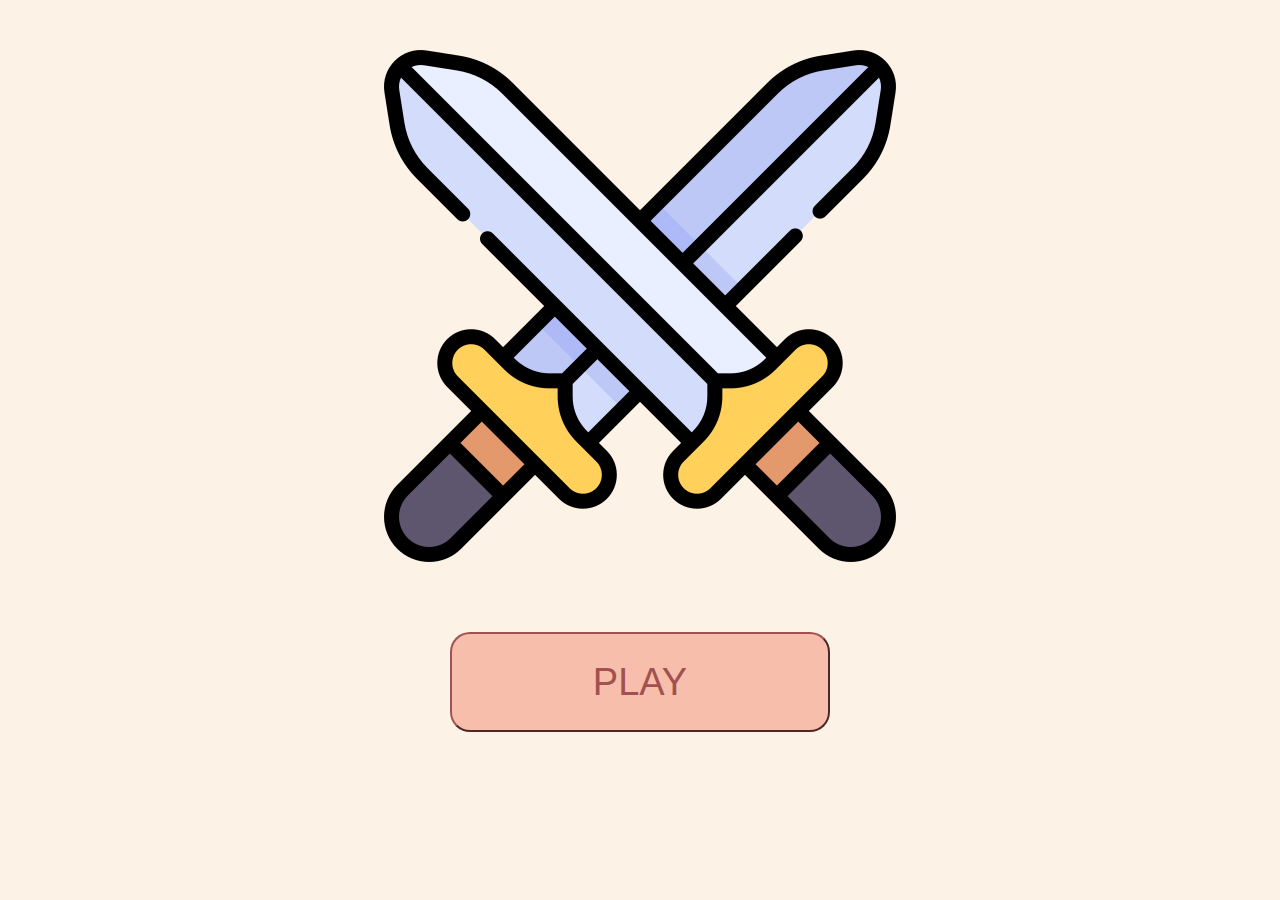
<file: pages/index.html>
<!DOCTYPE html>
<html lang="en">
<head>
    <meta charset="UTF-8">
    <meta name="viewport" content="width=device-width, initial-scale=1.0">
    <link rel="stylesheet" href="../Asserts/styles.css">
    <title>Game</title>
</head>
<body class="index-body">
    <img src="../Asserts/images/swords.png">
    <button>
        <a href="./home.html">PLAY</a>
    </button>
</body>
</html>
</file>
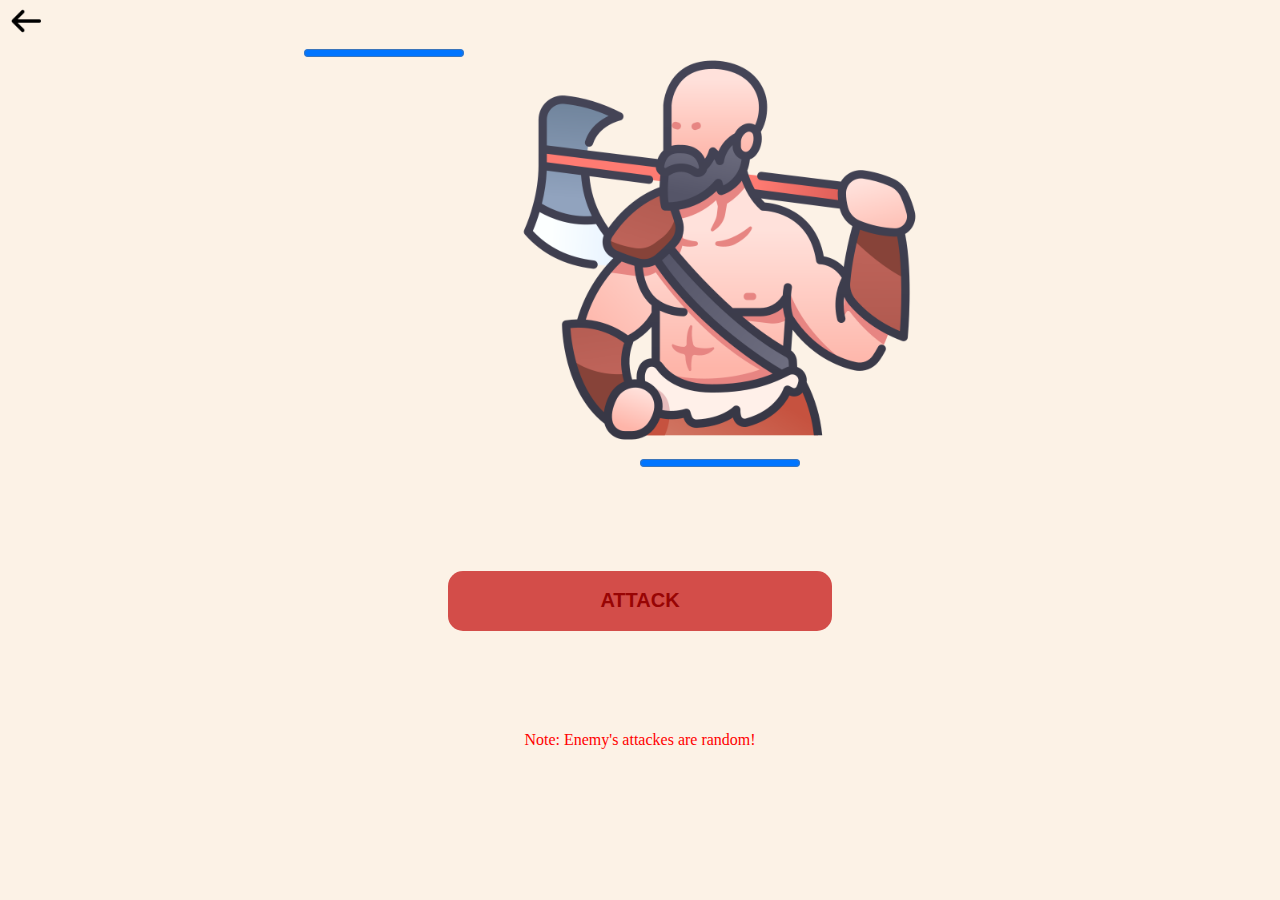
<file: pages/gameZone.html>
<!DOCTYPE html>
<html lang="en">
<head>
    <meta charset="UTF-8">
    <meta name="viewport" content="width=device-width, initial-scale=1.0">
    <title>Game Zone</title>
    <link rel="stylesheet" href="../Asserts/styles.css">
    <link rel="stylesheet" href="../Asserts/gameZone.css">
</head>
<body id="bodyId">
    <div class="return-back-div">
        <button>
            <a href="../pages/index.html">
                <img style="width: 40px; height: 40px;" src="[data-uri]">
            </a>
        </button>
    </div>
    <div class="gamezone-body" id="gamezone-body">
        <div class="game-zone-main">
            <div class="player-zone-sec">
                <img id="hero" style="width: 80%;">
                <progress id="playerHealth" value="100" max="100"></progress>
            </div>
            <div class="enemy-zone-sec">
                <img style="transform: scaleX(-1); width: 80%;" src="../Asserts/images/barbarian.png">
                <progress id="enemyHealth" value="100" max="100"></progress>
            </div>
        </div>
        <button class="attack-Btn" id="attackBtn">ATTACK</button>
        <label style="color: red;">Note: Enemy's attackes are random!</label>
    </div>
    <script src="../scripts/gameZone.js"></script>
</body>
</html>
</file>
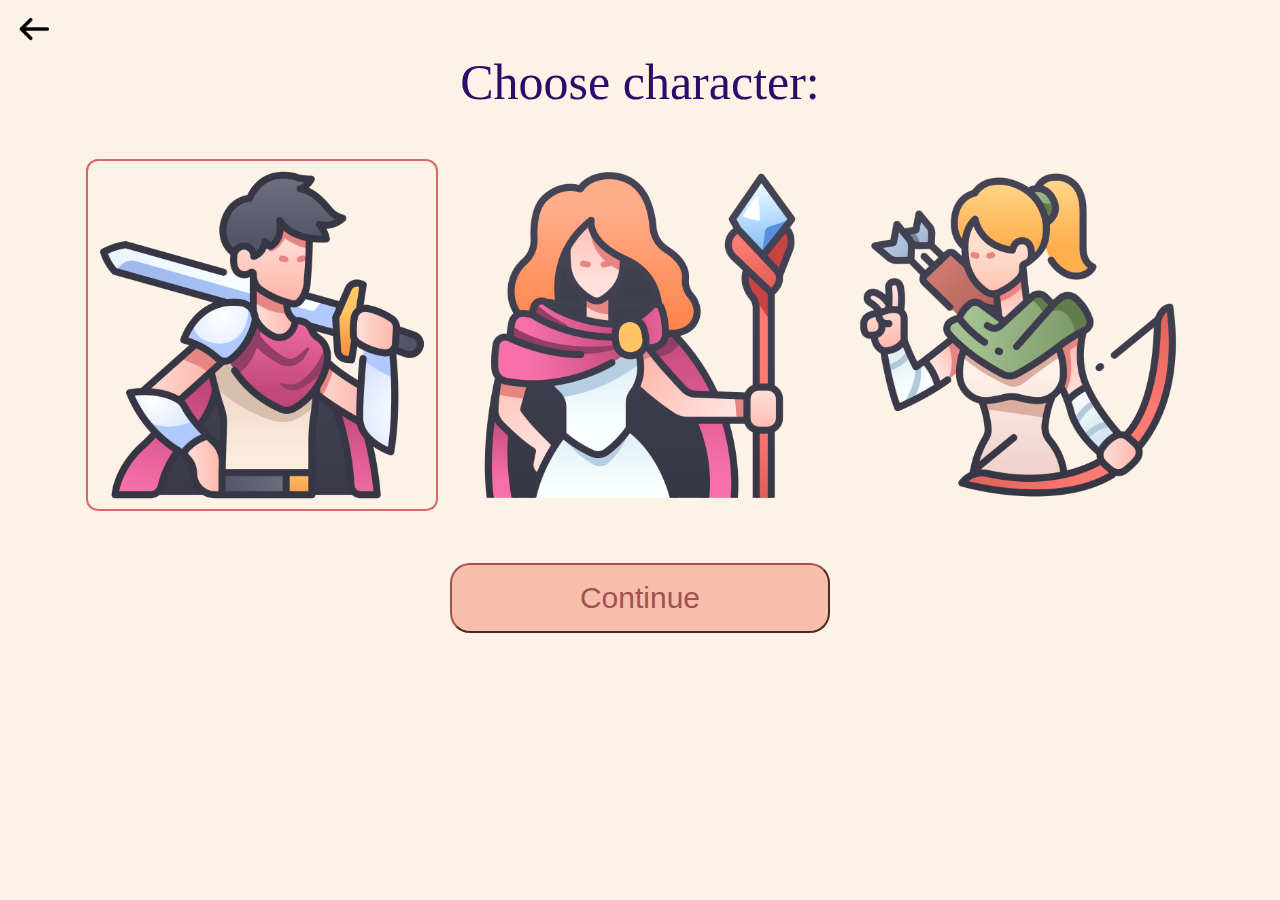
<file: pages/home.html>
<!DOCTYPE html>
<html lang="en">
<head>
    <meta charset="UTF-8">
    <meta name="viewport" content="width=device-width, initial-scale=1.0">
    <title>Character Choice</title>
    <link rel="stylesheet" href="../Asserts/styles.css">
</head>
<body class="character-choice-body">
    <div class="return-back-div">
        <button>
            <a href="../pages/index.html">
                <img style="width: 40px; height: 40px;" src="[data-uri]">
            </a>
        </button>
    </div>
    <div class="characters-div">
        <p>Choose character:</p>
        <div class="characters-imgs">
            <label>
                <input type="radio" name="character" value="swordsman" checked>
                <img src="../Asserts/images/swordsman.png">
            </label>
            <label>
                <input type="radio" name="character" value="magician">
                <img src="../Asserts/images/magician.png">
            </label>
            <label>
                <input type="radio" name="character" value="bow">
                <img img src="../Asserts/images/bow.png">
            </label>
        </div>
        <button id="continue-btn" class="continue-btn">
            <a href="../pages/gameZone.html" onclick="chooseCharacter()">Continue</a>
        </button>
    </div>
    <script src="../scripts/index.js"></script>
</body>

</html>
</file>
<file: Asserts/styles.css>
.index-body{
    display: flex;
    flex-direction: column;
    align-items: center;
    gap: 70px;
    margin-top: 50px;
    background-color: rgba(250, 235, 215, 0.627);
}
.index-body button{
    width: 30%;
    height: 100px;
    border-radius: 20px;
    background-color: rgba(245, 162, 141, 0.65);
    border-color: rgb(162, 81, 81);
}
.index-body a{
    text-decoration: none;
    font-size: 38px;
    font-weight: 500;
    color: rgb(162, 81, 81);
}




.return-back-div button{
    border: 0px;
    background-color: transparent;
}
.return-back-div a{
    text-decoration: none;
}
.character-choice-body{
    display: flex;
    flex-direction: column;
    background-color: rgba(250, 235, 215, 0.627);
}
.characters-div{
    display: flex;
    flex-direction: column;
    align-items: center;
}
.characters-div p{
    margin-top: 0px;
    font-size: 50px;
    color: rgb(44, 11, 106);
}

[type=radio] { 
    position: absolute;
    opacity: 0;
    width: 0;
    height: 0;
  }
  
  /* IMAGE STYLES */
  [type=radio] + img {
    cursor: pointer;
  }
  
  /* CHECKED STYLES */
  [type=radio]:checked + img {
    outline: 2px solid rgb(217, 104, 104);
    border-radius: 10px;
  }

.characters-imgs{
    display: flex;
    margin-right: 80px;
    margin-left: 80px;
    gap: 30px;
}

.characters-div img{
    width: 100%;
}
.continue-btn{
    margin-top: 50px;
    width: 30%;
    height: 70px;
    border-radius: 20px;
    background-color: rgba(245, 162, 141, 0.65);
    border-color: rgb(162, 81, 81);
}
.continue-btn a{
    text-decoration: none;
    font-size: 30px;
    font-weight: 500;
    color: rgb(162, 81, 81);
}
</file>
<file: Asserts/gameZone.css>
body{
    margin: 0px;
    padding: 0px;
    background-color: rgba(250, 235, 215, 0.627);
}
.gamezone-body{
    display: flex;
    flex-direction: column;
    align-items: center;
    gap: 100px;
}
.game-zone-main{
    display: flex;
    justify-content: space-around;
}
.player-zone-sec{
    display: flex;
    flex-direction: column;
    align-items: center;
}
.enemy-zone-sec{
    display: flex;
    flex-direction: column;
    align-items: center;
}
.attack-Btn{
    width: 30%;
    height: 60px;
    border: 0px;
    border-radius: 15px;
    background-color: rgba(193, 1, 1, 0.687);

    font-size: 20px;
    font-weight: 600;
    color: rgb(152, 4, 4);
}
</file>
